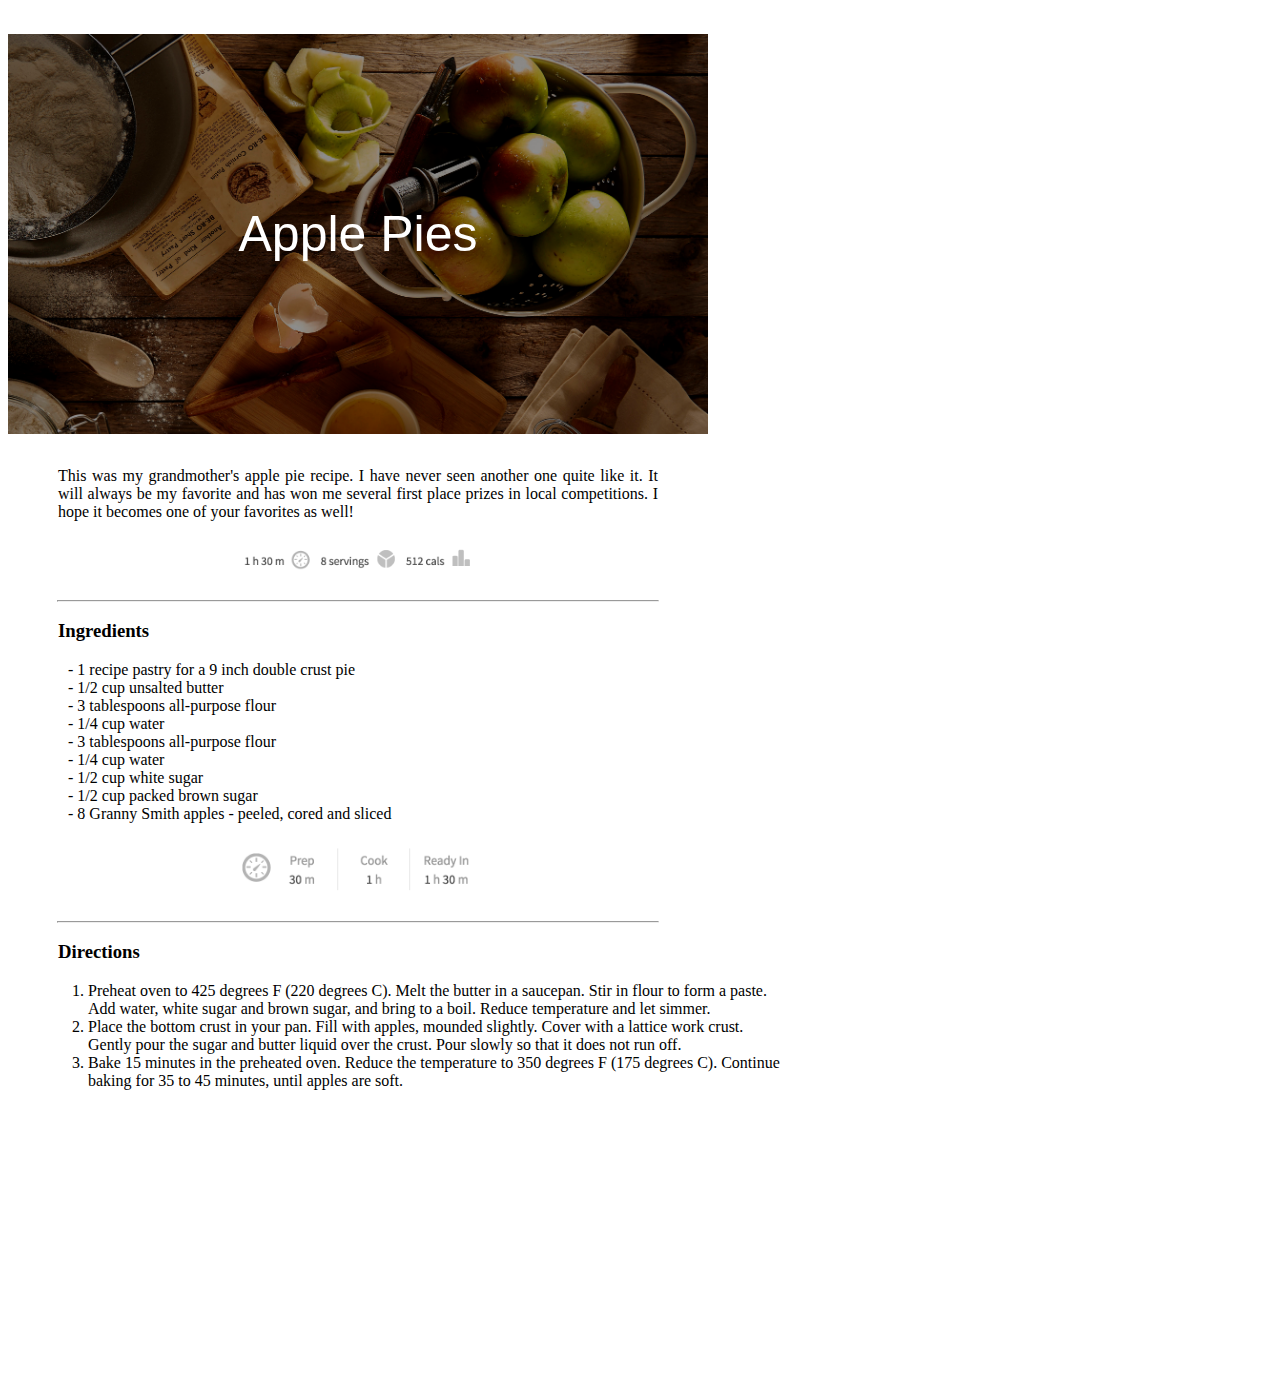
<file: apple-pie/index.html>
<!DOCTYPE html>
<html lang="en">
  <head>
    <meta charset="UTF-8" />
    <meta name="viewport" content="width=device-width, initial-scale=1.0" />
    <title>Apple Pie Recipe</title>
    <link rel="stylesheet" href="../apple-pie/styles/style.css">
    <!-- don't forget to link your styles -->
  </head>
  <body>

    <h1>Apple Pies</h1> 
    
    <p>
      This was my grandmother's apple pie recipe. I have never seen another one quite like it. It will always
      be my favorite and has won me several first place prizes in local competitions. I hope it becomes one of your
      favorites as well!
    </p>


    <img src="../apple-pie/images/recipe-info.png" alt="Informações ">

    <hr>
    
    <h3>Ingredients</h3> 
    
    <ul class="margem">
      <li>- 1 recipe pastry for a 9 inch double crust pie</li>
      <li>- 1/2 cup unsalted butter</li>
      <li>- 3 tablespoons all-purpose flour</li>
      <li>- 1/4 cup water</li>
      <li>- 3 tablespoons all-purpose flour</li>
      <li>- 1/4 cup water</li>
      <li>- 1/2 cup white sugar</li>
      <li>- 1/2 cup packed brown sugar</li>
      <li>- 8 Granny Smith apples - peeled, cored and sliced</li>
    </ul>

    <img src="../apple-pie/images/cooking-info.png" alt="Preparação">

    <hr>
    
    <h3>Directions</h3>
    
    <ol id="margem">
      <li>Preheat oven to 425 degrees F (220 degrees C). Melt the butter in a saucepan. Stir in flour to form a paste. Add water, white sugar and brown sugar, and bring to a boil. Reduce temperature and let simmer.</li>
      <li>Place the bottom crust in your pan. Fill with apples, mounded
        slightly. Cover with a lattice work crust. Gently pour the sugar and butter liquid over the crust. Pour slowly so that it does not run off.</li>
      <li>Bake 15 minutes in the preheated oven. Reduce the temperature to 350 degrees F (175 degrees C). Continue baking for 35 to 45 minutes, until apples are soft.</li>
    </ol>
  </body>
</html>
</file>
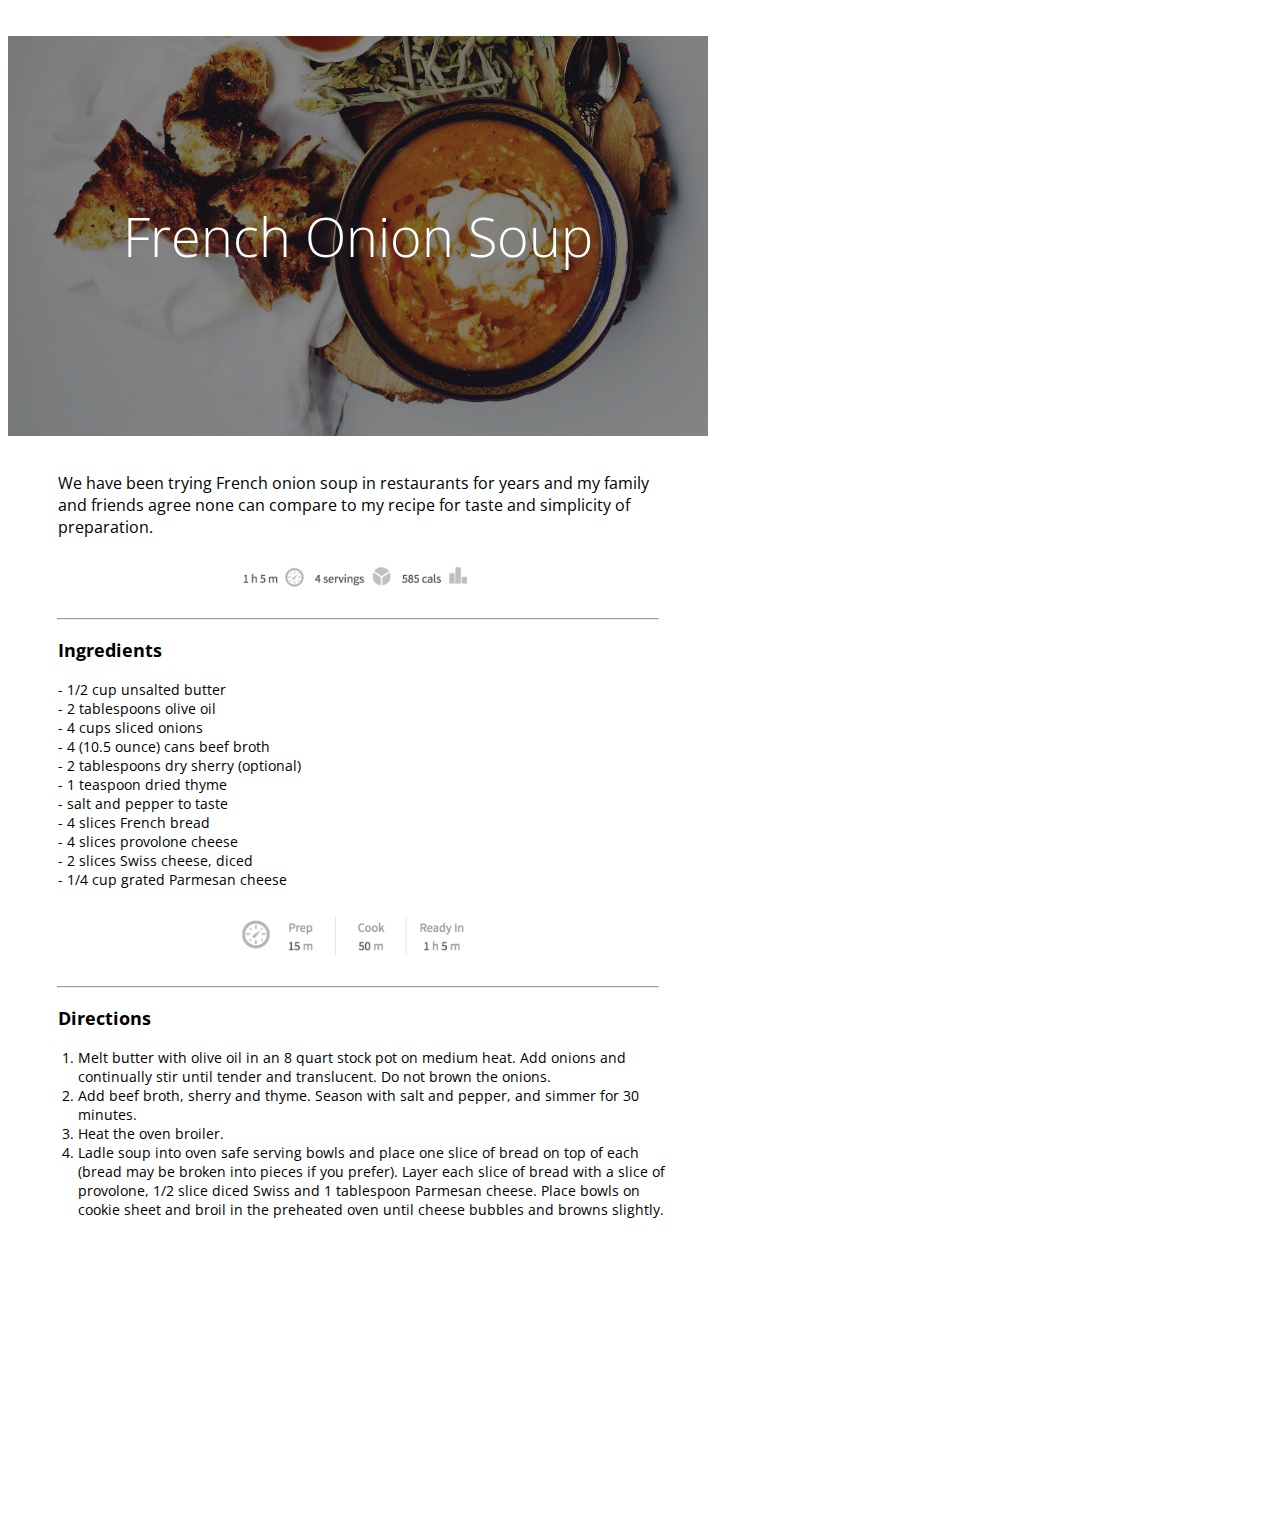
<file: french-soup/index.html>
<!DOCTYPE html>
<html lang="en">
  <head>
    <meta charset="UTF-8" />
    <meta name="viewport" content="width=device-width, initial-scale=1.0" />
    <link rel="stylesheet" href="../french-soup/styles/style.css">
    <link rel="preconnect" href="https://fonts.googleapis.com">
    <link rel="preconnect" href="https://fonts.gstatic.com" crossorigin>
    <link href="https://fonts.googleapis.com/css2?family=Open+Sans:ital,wght@0,300;0,400;0,500;0,600;0,700;0,800;1,300;1,400;1,500;1,600;1,700;1,800&display=swap" rel="stylesheet">
    <title>French Onion Soup Recipe</title>
    <!-- don't forget to link your styles -->
  </head>
  <body>
    <h1>French Onion Soup </h1>
    
    <p>
      We have been trying French onion soup in restaurants for years and my family and friends agree
      none can compare to my recipe for taste and simplicity of preparation.
    </p>

    <img src="../french-soup/images/recipe-info.png" alt="Informação">
    <hr>
    
    <h3>Ingredients</h3> 
    
    <ul class="margem">
      <li>- 1/2 cup unsalted butter</li>
      <li>- 2 tablespoons olive oil</li>
      <li>- 4 cups sliced onions</li>
      <li>- 4 (10.5 ounce) cans beef broth</li>
      <li>- 2 tablespoons dry sherry (optional)</li>
      <li>- 1 teaspoon dried thyme</li>
      <li>- salt and pepper to taste</li>
      <li>- 4 slices French bread</li>
      <li>- 4 slices provolone cheese</li>
      <li>- 2 slices Swiss cheese, diced</li>
      <li>- 1/4 cup grated Parmesan cheese</li>
    </ul>

    <img src="../french-soup/images/cooking-info.png" alt="Preparação">

    <hr>
    
    <h3>Directions</h3> 
    
    <ol id="margem">
      <li>Melt butter with olive oil in an 8 quart stock pot on medium heat. Add onions and continually stir until tender and translucent. Do not brown the onions.</li>
      <li>Add beef broth, sherry and thyme. Season with salt and pepper, and simmer for 30 minutes.</li>
      <li>Heat the oven broiler.</li>
      <li>Ladle soup into oven safe serving bowls and place one slice of bread on top of each (bread may be broken into pieces if you prefer). Layer each slice of bread with a slice of provolone, 1/2 slice diced Swiss and 1 tablespoon Parmesan cheese. Place bowls on cookie sheet and broil in the preheated oven until cheese bubbles and browns slightly.</li>
    </ol>
  </body>
</html>
</file>
<file: apple-pie/styles/style.css>
@charset "UTF-8";

* {
  width: 700px;
}

h1 {
  font-size: 50px;
  color: white;
  font-family: sans-serif;
  font-weight: 100;
  background-image: url(../images/apple-pie.jpg);
  background-size: cover;
  background-repeat: no-repeat;
  height: 400px;
  display: flex;
  justify-content: center;
  align-items: center;
}

p {
  width: 600px;
  text-align: justify;
  margin: auto;
}

img {
  width: 250px;
  margin: 20px auto;
  display: flex;
}

hr {
  width: 600px;
}

h3 {
  margin-left: 50px;
}

ul {
  list-style-type: none;
}

.margem {
  margin-left: 20px;
}

#margem {
  margin-left: 40px;
  margin-bottom: 300px;
}
</file>
<file: french-soup/styles/style.css>
@charset "UTF-8";

* {
  width: 700px;
}

html {
  font-family: 'Open Sans', sans-serif;
  font-size: 18px
}

h1 {
  font-size: 3rem;
  color: white;
  font-weight: 100;
  background-image: url(../images/soup.jpg);
  background-size: cover;
  background-repeat: no-repeat;
  background-position: bottom;
  height: 400px;
  width: 700px;
  display: flex;
  justify-content: center;
  align-items: center;
}

p {
  font-size: 0.9rem;
  width: 600px;
  margin: auto;
}

img {
  width: 250px;
  margin: 20px auto;
  display: flex;
}

hr {
  width: 600px;
}

h3 {
  font-size: 1rem;
  margin-left: 50px;
}

ul {
  font-size: 0.8rem;
  list-style-type: none;
}

.margem {
  margin-left: 10px;
}

li {
  width: 600px;
}

#margem {
  font-size: 0.8rem;
  margin-left: 30px;
  margin-bottom: 300px;
}
</file>
